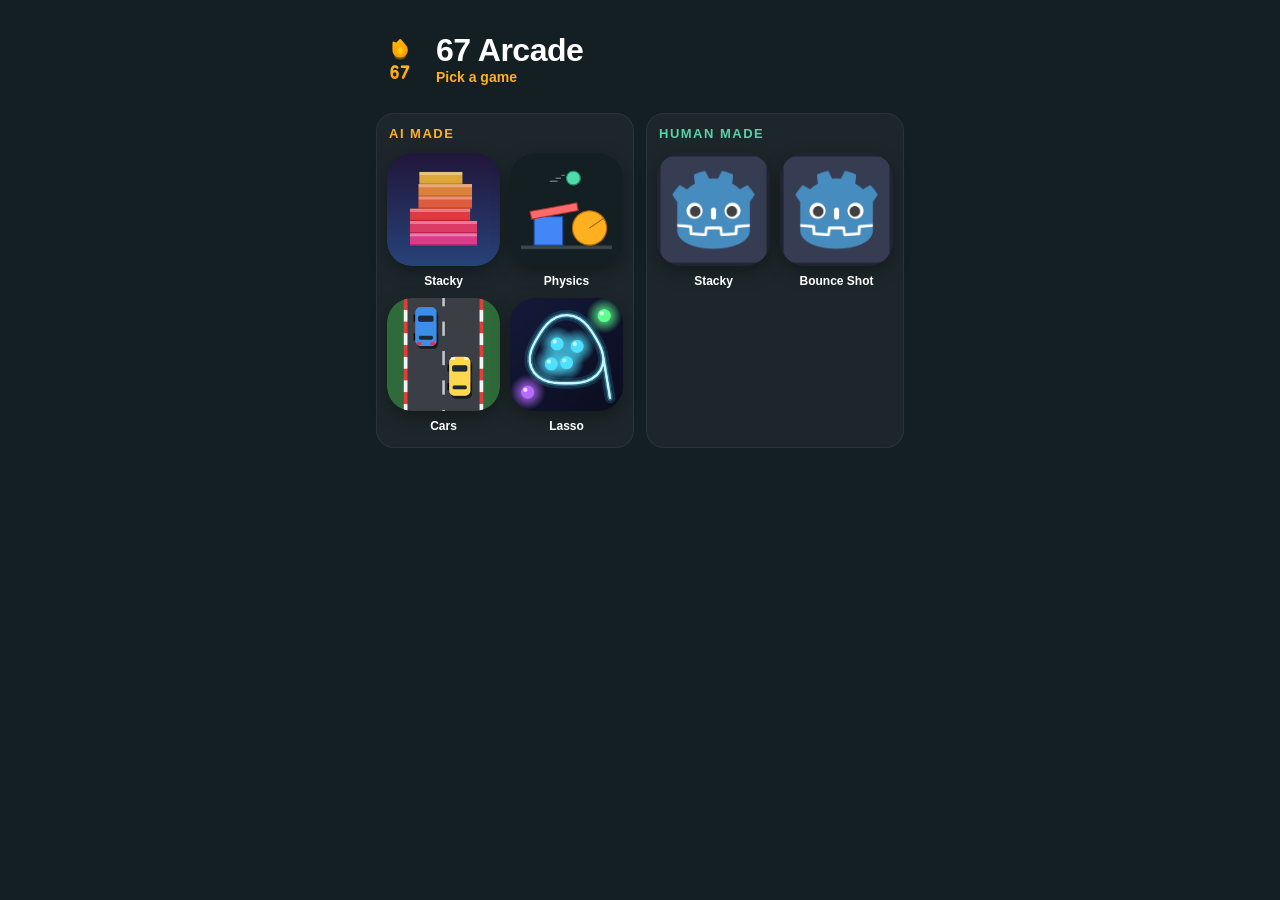
<file: index.html>
<!doctype html>
<html lang="en">
<head>
  <meta charset="utf-8">
  <meta name="viewport" content="width=device-width, initial-scale=1, maximum-scale=1, user-scalable=no, viewport-fit=cover">
  <title>67 Arcade</title>
  <meta name="description" content="A little collection of games.">
  <meta name="theme-color" content="#141f23">
  <meta name="apple-mobile-web-app-capable" content="yes">
  <meta name="mobile-web-app-capable" content="yes">
  <meta name="apple-mobile-web-app-status-bar-style" content="black-translucent">
  <meta name="apple-mobile-web-app-title" content="67 Arcade">
  <link rel="manifest" href="manifest.json">
  <link rel="icon" type="image/png" sizes="192x192" href="icons/icon-192.png">
  <link rel="apple-touch-icon" href="icons/apple-touch-icon.png">
  <style>
    * { box-sizing: border-box; margin: 0; padding: 0; }

    html, body {
      min-height: 100%;
      background: #141f23;
      color: #fff;
      font-family: -apple-system, BlinkMacSystemFont, "Segoe UI", Roboto, sans-serif;
      -webkit-user-select: none;
      user-select: none;
      -webkit-tap-highlight-color: transparent;
    }

    main {
      max-width: 560px;
      margin: 0 auto;
      padding: calc(env(safe-area-inset-top) + 32px) 16px calc(env(safe-area-inset-bottom) + 32px);
    }

    header {
      display: flex;
      align-items: center;
      gap: 12px;
      margin-bottom: 28px;
    }

    header img { width: 48px; height: 48px; border-radius: 12px; }
    h1 { font-size: 32px; font-weight: 900; letter-spacing: -0.5px; }
    .sub { font-size: 14px; color: #ffb020; font-weight: 700; }

    .sections {
      display: grid;
      grid-template-columns: 1fr 1fr;
      gap: 12px;
    }

    section {
      padding: 12px 10px 14px;
      border-radius: 18px;
      background: rgba(255, 255, 255, 0.04);
      border: 1px solid rgba(255, 255, 255, 0.06);
    }

    h2 {
      font-size: 13px;
      font-weight: 800;
      letter-spacing: 1.5px;
      text-transform: uppercase;
      margin: 0 2px 12px;
      color: rgba(255, 255, 255, 0.75);
    }

    .ai h2 { color: #ffb020; }
    .human h2 { color: #5ad1a6; }

    .grid {
      display: grid;
      grid-template-columns: repeat(2, 1fr);
      gap: 10px;
    }

    .game {
      display: flex;
      flex-direction: column;
      align-items: center;
      gap: 8px;
      color: #fff;
      text-decoration: none;
      font-weight: 700;
      font-size: 12px;
      text-align: center;
      min-width: 0;
    }

    .game img {
      width: 100%;
      aspect-ratio: 1;
      border-radius: 22%;
      box-shadow: 0 6px 18px rgba(0, 0, 0, 0.35);
      transition: transform 0.12s;
    }

    .game:active img { transform: scale(0.94); }

    .empty .slot {
      width: 100%;
      aspect-ratio: 1;
      border-radius: 22%;
      border: 2px dashed rgba(90, 209, 166, 0.4);
      display: flex;
      align-items: center;
      justify-content: center;
      color: rgba(90, 209, 166, 0.7);
      font-size: 24px;
    }

    .empty span { color: rgba(255, 255, 255, 0.45); font-weight: 600; }
  </style>
</head>
<body>
  <main>
    <header>
      <img src="icons/icon-192.png" alt="">
      <div>
        <h1>67 Arcade</h1>
        <p class="sub">Pick a game</p>
      </div>
    </header>

    <!-- Add new games to a section's grid; they fill in two per row. -->
    <div class="sections">
      <section class="ai">
        <h2>AI Made</h2>
        <nav class="grid">
          <a class="game" href="stacky/">
            <img src="stacky/thumb.png" alt="">
            <span>Stacky</span>
          </a>
          <a class="game" href="physics/">
            <img src="physics/thumb.png" alt="">
            <span>Physics</span>
          </a>
          <a class="game" href="cars/">
            <img src="cars/thumb.png" alt="">
            <span>Cars</span>
          </a>
          <a class="game" href="lasso/">
            <img src="lasso/thumb.png" alt="">
            <span>Lasso</span>
          </a>
        </nav>
      </section>

      <section class="human">
        <h2>Human Made</h2>
        <nav class="grid">
          <a class="game" href="stacky-human/">
            <img src="stacky-human/index.icon.png" alt="">
            <span>Stacky</span>
          </a>
          <a class="game" href="bounce-shot/">
            <img src="bounce-shot/index.icon.png" alt="">
            <span>Bounce Shot</span>
          </a>
        </nav>
      </section>
    </div>
  </main>

  <script>
    if ('serviceWorker' in navigator) {
      const hadController = !!navigator.serviceWorker.controller;
      window.addEventListener('load', () => navigator.serviceWorker.register('sw.js'));
      // When an update takes over, reload once so the new version shows up.
      let reloaded = false;
      navigator.serviceWorker.addEventListener('controllerchange', () => {
        if (reloaded || !hadController) return;
        reloaded = true;
        location.reload();
      });
    }
  </script>
</body>
</html>
</file>
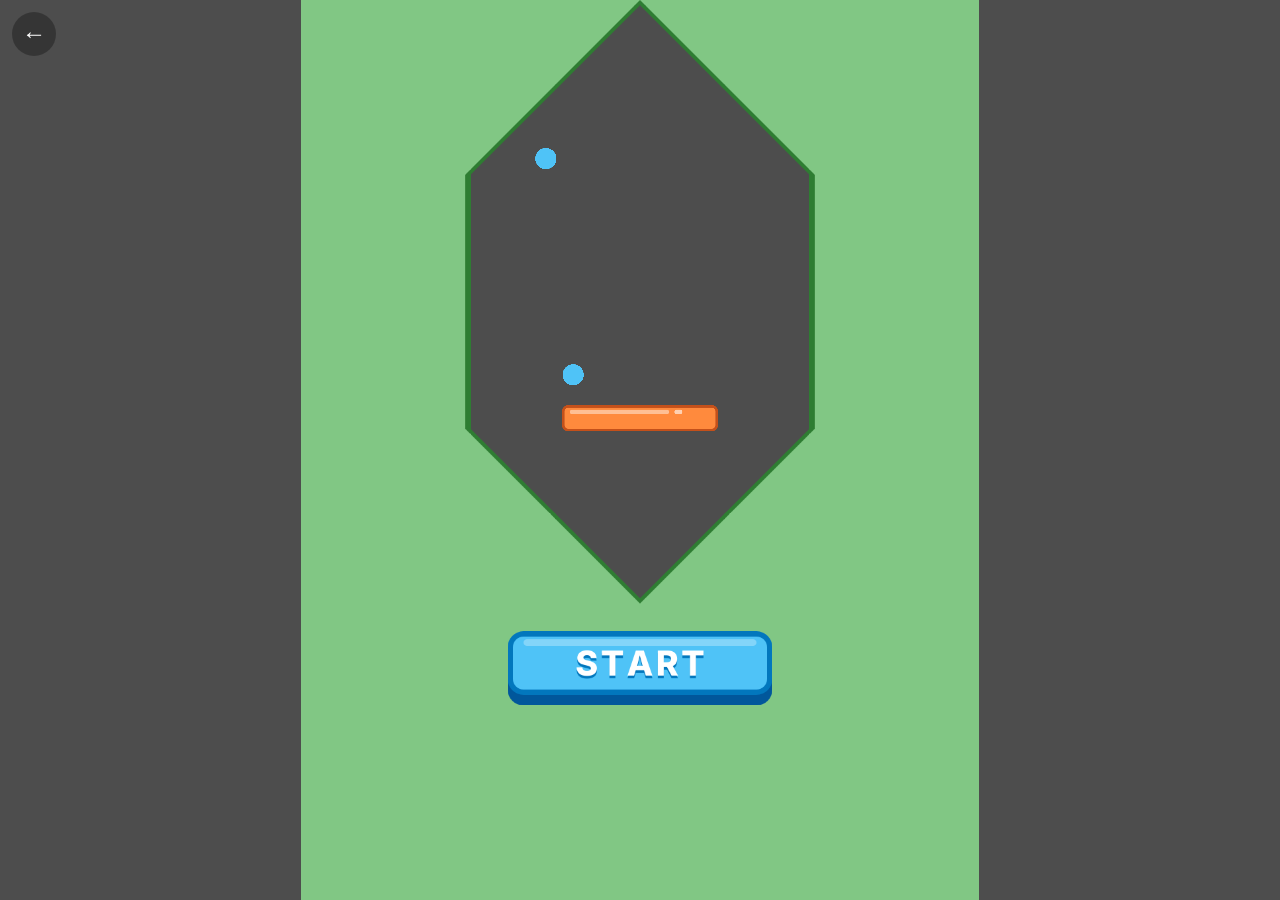
<file: bounce-shot/index.html>
<!DOCTYPE html>
<html lang="en">
	<head>
		<meta charset="utf-8">
		<meta name="viewport" content="width=device-width, user-scalable=no, initial-scale=1.0">
		<title>Bounce Shot</title>
		<style>
html, body, #canvas {
	margin: 0;
	padding: 0;
	border: 0;
}

body {
	color: white;
	background-color: black;
	overflow: hidden;
	touch-action: none;
}

#canvas {
	display: block;
}

#canvas:focus {
	outline: none;
}

#status, #status-splash, #status-progress {
	position: absolute;
	left: 0;
	right: 0;
}

#status, #status-splash {
	top: 0;
	bottom: 0;
}

#status {
	background-color: #242424;
	display: flex;
	flex-direction: column;
	justify-content: center;
	align-items: center;
	visibility: hidden;
}

#status-splash {
	max-height: 100%;
	max-width: 100%;
	margin: auto;
}

#status-splash.show-image--false {
	display: none;
}

#status-splash.fullsize--true {
	height: 100%;
	width: 100%;
	object-fit: contain;
}

#status-splash.use-filter--false {
	image-rendering: pixelated;
}

#status-progress, #status-notice {
	display: none;
}

#status-progress {
	bottom: 10%;
	width: 50%;
	margin: 0 auto;
}

#status-notice {
	background-color: #5b3943;
	border-radius: 0.5rem;
	border: 1px solid #9b3943;
	color: #e0e0e0;
	font-family: 'Noto Sans', 'Droid Sans', Arial, sans-serif;
	line-height: 1.3;
	margin: 0 2rem;
	overflow: hidden;
	padding: 1rem;
	text-align: center;
	z-index: 1;
}
		</style>
		<link id="-gd-engine-icon" rel="icon" type="image/png" href="index.icon.png" />
<link rel="apple-touch-icon" href="index.apple-touch-icon.png"/>
<meta name="apple-mobile-web-app-capable" content="yes">
<meta name="mobile-web-app-capable" content="yes">
<meta name="apple-mobile-web-app-status-bar-style" content="black-translucent">
<meta name="apple-mobile-web-app-title" content="67 Arcade">
<link rel="manifest" href="../manifest.json">
<style>
#home { position: fixed; top: calc(env(safe-area-inset-top) + 12px); left: 12px; z-index: 10; width: 44px; height: 44px; display: flex; align-items: center; justify-content: center; border-radius: 50%; background: rgba(0, 0, 0, 0.3); color: #fff; font-size: 24px; text-decoration: none; font-family: sans-serif; }
</style>
<script>
window.addEventListener('DOMContentLoaded', () => {
  const home = document.createElement('a');
  home.id = 'home';
  home.href = '../';
  home.setAttribute('aria-label', 'Back to games');
  home.textContent = '\u2190';
  document.body.append(home);
});
if ('serviceWorker' in navigator) {
  window.addEventListener('load', () => navigator.serviceWorker.register('../sw.js', { scope: '../' }));
}
</script>
	</head>
	<body>
		<canvas id="canvas">
			Your browser does not support the canvas tag.
		</canvas>

		<noscript>
			Your browser does not support JavaScript.
		</noscript>

		<div id="status">
			<img id="status-splash" class="show-image--true fullsize--true use-filter--true" src="index.png" alt="">
			<progress id="status-progress"></progress>
			<div id="status-notice"></div>
		</div>

		<script src="index.js"></script>
		<script>
const GODOT_CONFIG = {"args":[],"canvasResizePolicy":2,"emscriptenPoolSize":8,"ensureCrossOriginIsolationHeaders":true,"executable":"index","experimentalVK":false,"fileSizes":{"index.pck":360368,"index.wasm":37902138},"focusCanvas":true,"gdextensionLibs":[],"godotPoolSize":4};
const GODOT_THREADS_ENABLED = false;
const engine = new Engine(GODOT_CONFIG);

(function () {
	const statusOverlay = document.getElementById('status');
	const statusProgress = document.getElementById('status-progress');
	const statusNotice = document.getElementById('status-notice');

	let initializing = true;
	let statusMode = '';

	function setStatusMode(mode) {
		if (statusMode === mode || !initializing) {
			return;
		}
		if (mode === 'hidden') {
			statusOverlay.remove();
			initializing = false;
			return;
		}
		statusOverlay.style.visibility = 'visible';
		statusProgress.style.display = mode === 'progress' ? 'block' : 'none';
		statusNotice.style.display = mode === 'notice' ? 'block' : 'none';
		statusMode = mode;
	}

	function setStatusNotice(text) {
		while (statusNotice.lastChild) {
			statusNotice.removeChild(statusNotice.lastChild);
		}
		const lines = text.split('\n');
		lines.forEach((line) => {
			statusNotice.appendChild(document.createTextNode(line));
			statusNotice.appendChild(document.createElement('br'));
		});
	}

	function displayFailureNotice(err) {
		console.error(err);
		if (err instanceof Error) {
			setStatusNotice(err.message);
		} else if (typeof err === 'string') {
			setStatusNotice(err);
		} else {
			setStatusNotice('An unknown error occurred.');
		}
		setStatusMode('notice');
		initializing = false;
	}

	const missing = Engine.getMissingFeatures({
		threads: GODOT_THREADS_ENABLED,
	});

	if (missing.length !== 0) {
		if (GODOT_CONFIG['serviceWorker'] && GODOT_CONFIG['ensureCrossOriginIsolationHeaders'] && 'serviceWorker' in navigator) {
			let serviceWorkerRegistrationPromise;
			try {
				serviceWorkerRegistrationPromise = navigator.serviceWorker.getRegistration();
			} catch (err) {
				serviceWorkerRegistrationPromise = Promise.reject(new Error('Service worker registration failed.'));
			}
			// There's a chance that installing the service worker would fix the issue
			Promise.race([
				serviceWorkerRegistrationPromise.then((registration) => {
					if (registration != null) {
						return Promise.reject(new Error('Service worker already exists.'));
					}
					return registration;
				}).then(() => engine.installServiceWorker()),
				// For some reason, `getRegistration()` can stall
				new Promise((resolve) => {
					setTimeout(() => resolve(), 2000);
				}),
			]).then(() => {
				// Reload if there was no error.
				window.location.reload();
			}).catch((err) => {
				console.error('Error while registering service worker:', err);
			});
		} else {
			// Display the message as usual
			const missingMsg = 'Error\nThe following features required to run Godot projects on the Web are missing:\n';
			displayFailureNotice(missingMsg + missing.join('\n'));
		}
	} else {
		setStatusMode('progress');
		engine.startGame({
			'onProgress': function (current, total) {
				if (current > 0 && total > 0) {
					statusProgress.value = current;
					statusProgress.max = total;
				} else {
					statusProgress.removeAttribute('value');
					statusProgress.removeAttribute('max');
				}
			},
		}).then(() => {
			setStatusMode('hidden');
		}, displayFailureNotice);
	}
}());
		</script>
	</body>
</html>
</file>
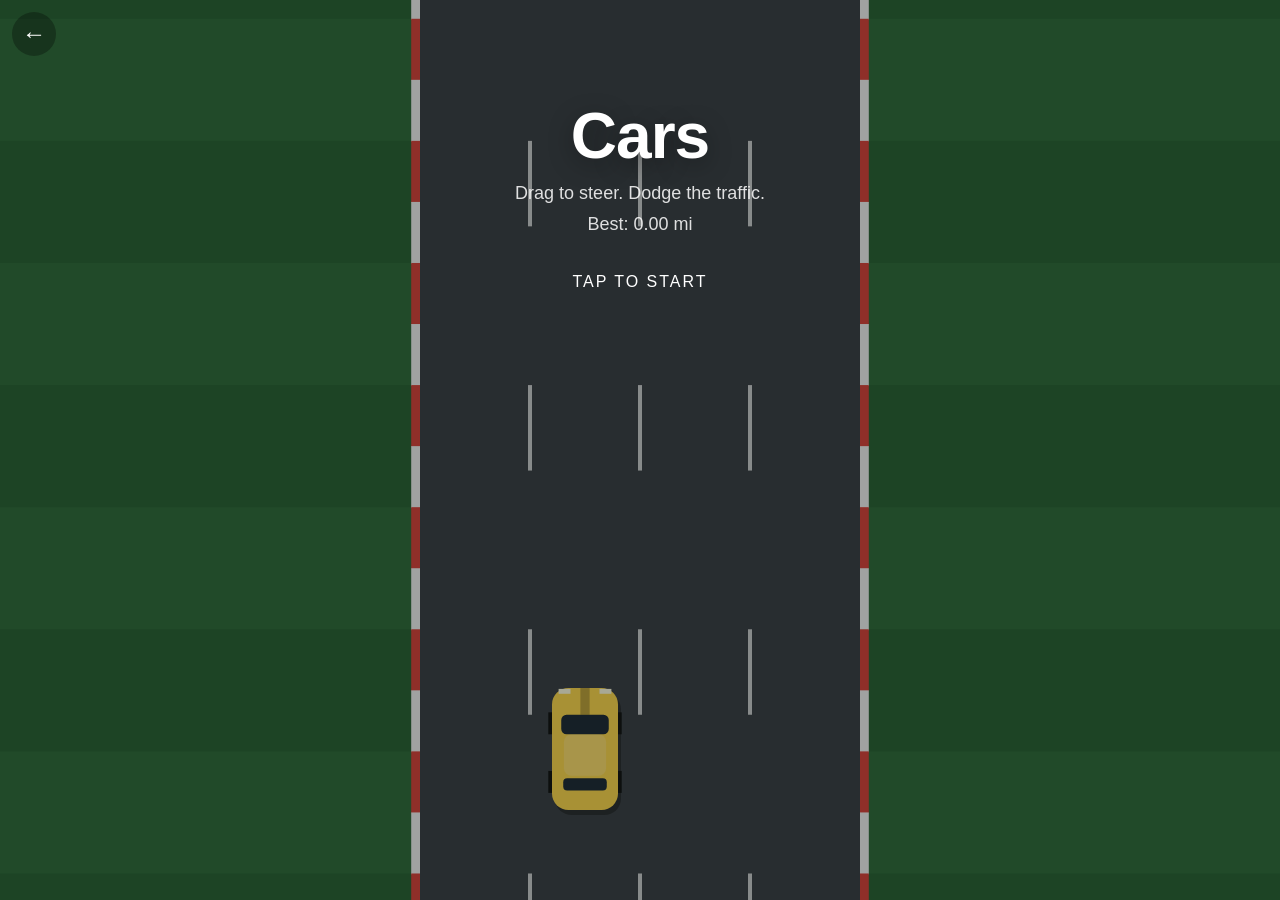
<file: cars/index.html>
<!doctype html>
<html lang="en">
<head>
  <meta charset="utf-8">
  <meta name="viewport" content="width=device-width, initial-scale=1, maximum-scale=1, user-scalable=no, viewport-fit=cover">
  <title>Cars</title>
  <meta name="description" content="Dodge traffic and see how far you can drive.">
  <meta name="theme-color" content="#2f6b3a">
  <meta name="apple-mobile-web-app-capable" content="yes">
  <meta name="mobile-web-app-capable" content="yes">
  <meta name="apple-mobile-web-app-status-bar-style" content="black-translucent">
  <meta name="apple-mobile-web-app-title" content="67 Arcade">
  <link rel="manifest" href="../manifest.json">
  <link rel="icon" type="image/png" sizes="192x192" href="../icons/icon-192.png">
  <link rel="apple-touch-icon" href="../icons/apple-touch-icon.png">
  <link rel="stylesheet" href="style.css">
</head>
<body>
  <canvas id="game"></canvas>

  <a id="home" href="../" aria-label="Back to games">&#8592;</a>

  <div id="hud" class="hidden">
    <div id="miles">0.00<small> mi</small></div>
    <div id="speed">60 mph</div>
  </div>

  <div id="menu" class="overlay">
    <h1>Cars</h1>
    <p class="tag">Drag to steer. Dodge the traffic.</p>
    <p class="best">Best: <span id="menu-best">0.00</span> mi</p>
    <p class="hint pulse">Tap to start</p>
  </div>

  <div id="over" class="overlay hidden">
    <div class="card">
      <p class="label">You drove</p>
      <p class="big"><span id="final">0.00</span><small> mi</small></p>
      <p id="new-best" class="hidden">New best!</p>
      <p class="best">Best: <span id="over-best">0.00</span> mi</p>
      <p id="top-speed" class="best"></p>
      <p id="rank" class="rank"></p>
      <p class="hint pulse">Tap to retry</p>
    </div>
  </div>

  <script src="game.js"></script>
  <script>
    if ('serviceWorker' in navigator) {
      const hadController = !!navigator.serviceWorker.controller;
      window.addEventListener('load', () => navigator.serviceWorker.register('../sw.js', { scope: '../' }));
      // When an update takes over, reload once so the new version shows up.
      let reloaded = false;
      navigator.serviceWorker.addEventListener('controllerchange', () => {
        if (reloaded || !hadController) return;
        reloaded = true;
        location.reload();
      });
    }
  </script>
</body>
</html>
</file>
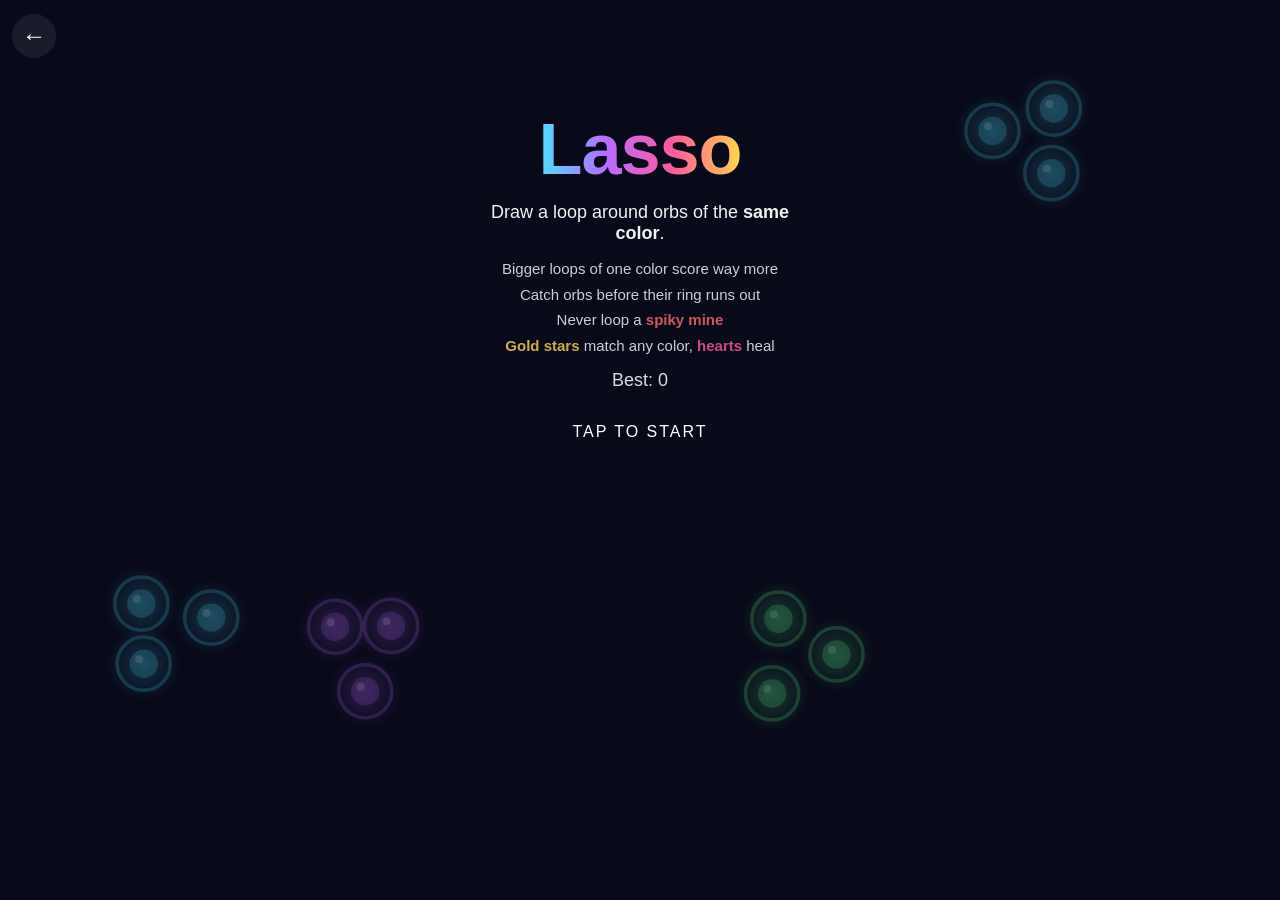
<file: lasso/index.html>
<!doctype html>
<html lang="en">
<head>
  <meta charset="utf-8">
  <meta name="viewport" content="width=device-width, initial-scale=1, maximum-scale=1, user-scalable=no, viewport-fit=cover">
  <title>Lasso</title>
  <meta name="description" content="Draw loops around glowing orbs of the same color.">
  <meta name="theme-color" content="#0b0d1f">
  <meta name="apple-mobile-web-app-capable" content="yes">
  <meta name="mobile-web-app-capable" content="yes">
  <meta name="apple-mobile-web-app-status-bar-style" content="black-translucent">
  <meta name="apple-mobile-web-app-title" content="67 Arcade">
  <link rel="manifest" href="../manifest.json">
  <link rel="icon" type="image/png" sizes="192x192" href="../icons/icon-192.png">
  <link rel="apple-touch-icon" href="../icons/apple-touch-icon.png">
  <link rel="stylesheet" href="style.css">
</head>
<body>
  <canvas id="game"></canvas>

  <a id="home" href="../" aria-label="Back to games">&#8592;</a>

  <button id="pause" class="hidden" aria-label="Pause">&#10074;&#10074;</button>

  <div id="paused" class="overlay hidden">
    <div class="card">
      <p class="label">Paused</p>
      <p class="best">Score: <span id="paused-score">0</span></p>
      <p class="hint pulse">Tap to resume</p>
    </div>
  </div>

  <div id="hud" class="hidden">
    <div id="score">0</div>
    <div id="hearts"></div>
  </div>

  <div id="menu" class="overlay">
    <h1>Lasso</h1>
    <p class="tag">Draw a loop around orbs of the <b>same color</b>.</p>
    <ul class="rules">
      <li>Bigger loops of one color score way more</li>
      <li>Catch orbs before their ring runs out</li>
      <li>Never loop a <span class="spike">spiky mine</span></li>
      <li><span class="gold">Gold stars</span> match any color, <span class="pink">hearts</span> heal</li>
    </ul>
    <p class="best">Best: <span id="menu-best">0</span></p>
    <p class="hint pulse">Tap to start</p>
  </div>

  <div id="over" class="overlay hidden">
    <div class="card">
      <p class="label">Score</p>
      <p id="final" class="big">0</p>
      <p id="new-best" class="hidden">New best!</p>
      <p class="best">Best: <span id="over-best">0</span></p>
      <p id="stats" class="stats"></p>
      <p class="hint pulse">Tap to retry</p>
    </div>
  </div>

  <script src="game.js"></script>
  <script>
    if ('serviceWorker' in navigator) {
      const hadController = !!navigator.serviceWorker.controller;
      window.addEventListener('load', () => navigator.serviceWorker.register('../sw.js', { scope: '../' }));
      // When an update takes over, reload once so the new version shows up.
      let reloaded = false;
      navigator.serviceWorker.addEventListener('controllerchange', () => {
        if (reloaded || !hadController) return;
        reloaded = true;
        location.reload();
      });
    }
  </script>
</body>
</html>
</file>
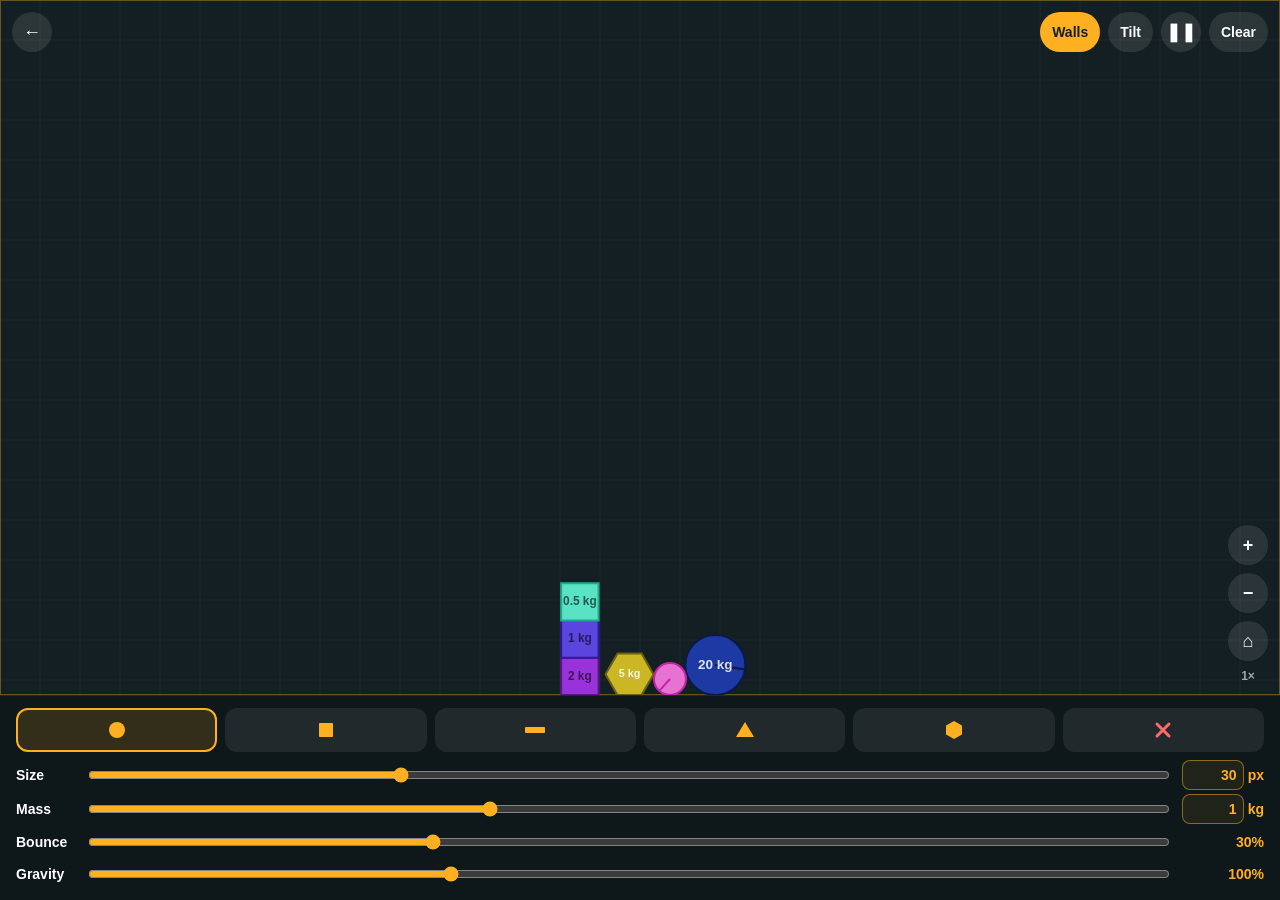
<file: physics/index.html>
<!doctype html>
<html lang="en">
<head>
  <meta charset="utf-8">
  <meta name="viewport" content="width=device-width, initial-scale=1, maximum-scale=1, user-scalable=no, viewport-fit=cover">
  <title>Physics</title>
  <meta name="description" content="A physics sandbox with adjustable mass and size.">
  <meta name="theme-color" content="#141f23">
  <meta name="apple-mobile-web-app-capable" content="yes">
  <meta name="mobile-web-app-capable" content="yes">
  <meta name="apple-mobile-web-app-status-bar-style" content="black-translucent">
  <meta name="apple-mobile-web-app-title" content="67 Arcade">
  <link rel="manifest" href="../manifest.json">
  <link rel="icon" type="image/png" sizes="192x192" href="../icons/icon-192.png">
  <link rel="apple-touch-icon" href="../icons/apple-touch-icon.png">
  <link rel="stylesheet" href="style.css">
</head>
<body>
  <canvas id="world"></canvas>

  <div id="top">
    <a class="btn round" href="../" aria-label="Back to games">&#8592;</a>
    <div class="spacer"></div>
    <button id="walls" class="btn on">Walls</button>
    <button id="tilt" class="btn">Tilt</button>
    <button id="pause" class="btn round" aria-label="Pause">&#10074;&#10074;</button>
    <button id="clear" class="btn">Clear</button>
  </div>

  <div id="zoom">
    <button id="zoom-in" class="btn round" aria-label="Zoom in">+</button>
    <button id="zoom-out" class="btn round" aria-label="Zoom out">&#8722;</button>
    <button id="zoom-reset" class="btn round" aria-label="Reset view">&#8962;</button>
    <span id="zoom-level">1×</span>
  </div>

  <div id="panel">
    <div id="tools">
      <button class="tool active" data-tool="ball" aria-label="Ball">
        <svg viewBox="0 0 24 24"><circle cx="12" cy="12" r="8"/></svg>
      </button>
      <button class="tool" data-tool="box" aria-label="Box">
        <svg viewBox="0 0 24 24"><rect x="5" y="5" width="14" height="14" rx="1"/></svg>
      </button>
      <button class="tool" data-tool="plank" aria-label="Plank">
        <svg viewBox="0 0 24 24"><rect x="2" y="9" width="20" height="6" rx="1"/></svg>
      </button>
      <button class="tool" data-tool="triangle" aria-label="Triangle">
        <svg viewBox="0 0 24 24"><polygon points="12,4 21,19 3,19"/></svg>
      </button>
      <button class="tool" data-tool="hexagon" aria-label="Hexagon">
        <svg viewBox="0 0 24 24"><polygon points="12,3 20,7.5 20,16.5 12,21 4,16.5 4,7.5"/></svg>
      </button>
      <button class="tool erase" data-tool="erase" aria-label="Erase">
        <svg viewBox="0 0 24 24"><path d="M6 6l12 12M18 6L6 18"/></svg>
      </button>
    </div>

    <div class="slider">
      <span>Size</span>
      <input id="size" type="range" min="10" max="80" value="30" aria-label="Size">
      <span class="num"><input id="size-num" type="number" inputmode="decimal" min="1" step="any" value="30" aria-label="Size">px</span>
    </div>
    <div class="slider">
      <span>Mass<em id="mass-hint" class="hidden">pulls!</em></span>
      <input id="mass" type="range" min="0" max="100" value="37" aria-label="Mass">
      <span class="num"><input id="mass-num" type="number" inputmode="decimal" min="0" step="any" value="1" aria-label="Mass in kg">kg</span>
    </div>
    <label class="slider">
      <span>Bounce</span>
      <input id="bounce" type="range" min="0" max="95" value="30">
      <output id="bounce-out">30%</output>
    </label>
    <label class="slider">
      <span>Gravity</span>
      <input id="gravity-strength" type="range" min="0" max="300" step="5" value="100">
      <output id="gravity-strength-out">100%</output>
    </label>
  </div>

  <script src="engine.js"></script>
  <script src="app.js"></script>
  <script>
    if ('serviceWorker' in navigator) {
      const hadController = !!navigator.serviceWorker.controller;
      window.addEventListener('load', () => navigator.serviceWorker.register('../sw.js', { scope: '../' }));
      // When an update takes over, reload once so the new version shows up.
      let reloaded = false;
      navigator.serviceWorker.addEventListener('controllerchange', () => {
        if (reloaded || !hadController) return;
        reloaded = true;
        location.reload();
      });
    }
  </script>
</body>
</html>
</file>
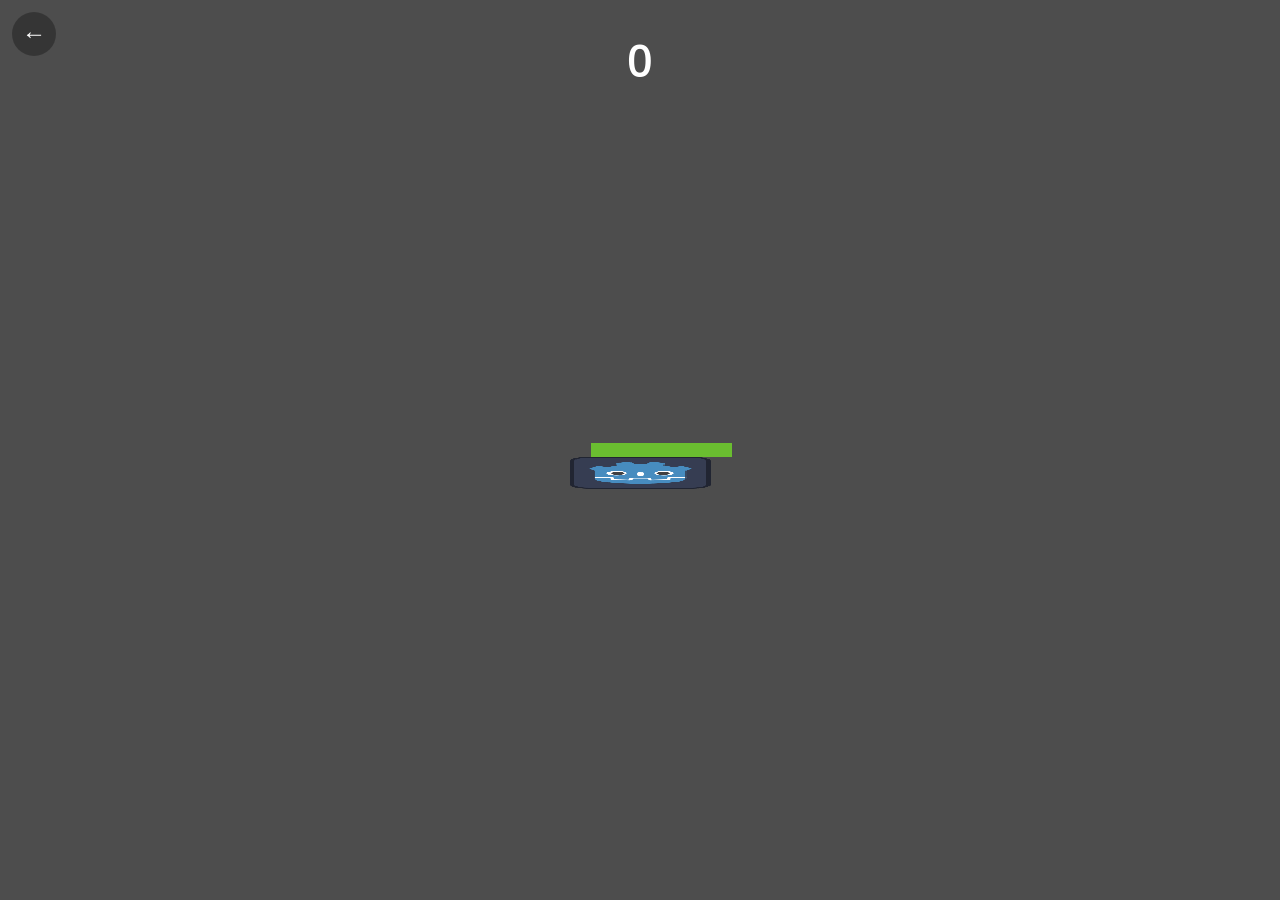
<file: stacky-human/index.html>
<!DOCTYPE html>
<html lang="en">
	<head>
		<meta charset="utf-8">
		<meta name="viewport" content="width=device-width, user-scalable=no, initial-scale=1.0">
		<title>stacky</title>
		<style>
html, body, #canvas {
	margin: 0;
	padding: 0;
	border: 0;
}

body {
	color: white;
	background-color: black;
	overflow: hidden;
	touch-action: none;
}

#canvas {
	display: block;
}

#canvas:focus {
	outline: none;
}

#status, #status-splash, #status-progress {
	position: absolute;
	left: 0;
	right: 0;
}

#status, #status-splash {
	top: 0;
	bottom: 0;
}

#status {
	background-color: #242424;
	display: flex;
	flex-direction: column;
	justify-content: center;
	align-items: center;
	visibility: hidden;
}

#status-splash {
	max-height: 100%;
	max-width: 100%;
	margin: auto;
}

#status-splash.show-image--false {
	display: none;
}

#status-splash.fullsize--true {
	height: 100%;
	width: 100%;
	object-fit: contain;
}

#status-splash.use-filter--false {
	image-rendering: pixelated;
}

#status-progress, #status-notice {
	display: none;
}

#status-progress {
	bottom: 10%;
	width: 50%;
	margin: 0 auto;
}

#status-notice {
	background-color: #5b3943;
	border-radius: 0.5rem;
	border: 1px solid #9b3943;
	color: #e0e0e0;
	font-family: 'Noto Sans', 'Droid Sans', Arial, sans-serif;
	line-height: 1.3;
	margin: 0 2rem;
	overflow: hidden;
	padding: 1rem;
	text-align: center;
	z-index: 1;
}
		</style>
		<link id="-gd-engine-icon" rel="icon" type="image/png" href="index.icon.png" />
<link rel="apple-touch-icon" href="index.apple-touch-icon.png"/>
<meta name="apple-mobile-web-app-capable" content="yes">
<meta name="mobile-web-app-capable" content="yes">
<meta name="apple-mobile-web-app-status-bar-style" content="black-translucent">
<meta name="apple-mobile-web-app-title" content="67 Arcade">
<link rel="manifest" href="../manifest.json">
<style>
#home { position: fixed; top: calc(env(safe-area-inset-top) + 12px); left: 12px; z-index: 10; width: 44px; height: 44px; display: flex; align-items: center; justify-content: center; border-radius: 50%; background: rgba(0, 0, 0, 0.3); color: #fff; font-size: 24px; text-decoration: none; font-family: sans-serif; }
</style>
<script>
window.addEventListener('DOMContentLoaded', () => {
  const home = document.createElement('a');
  home.id = 'home';
  home.href = '../';
  home.setAttribute('aria-label', 'Back to games');
  home.textContent = '\u2190';
  document.body.append(home);
});
if ('serviceWorker' in navigator) {
  window.addEventListener('load', () => navigator.serviceWorker.register('../sw.js', { scope: '../' }));
}
</script>
	</head>
	<body>
		<canvas id="canvas">
			Your browser does not support the canvas tag.
		</canvas>

		<noscript>
			Your browser does not support JavaScript.
		</noscript>

		<div id="status">
			<img id="status-splash" class="show-image--true fullsize--true use-filter--true" src="index.png" alt="">
			<progress id="status-progress"></progress>
			<div id="status-notice"></div>
		</div>

		<script src="index.js"></script>
		<script>
const GODOT_CONFIG = {"args":[],"canvasResizePolicy":2,"emscriptenPoolSize":8,"ensureCrossOriginIsolationHeaders":true,"executable":"index","experimentalVK":false,"fileSizes":{"index.pck":24752,"index.wasm":39514754},"focusCanvas":true,"gdextensionLibs":[],"godotPoolSize":4};
const GODOT_THREADS_ENABLED = false;
const engine = new Engine(GODOT_CONFIG);

(function () {
	const statusOverlay = document.getElementById('status');
	const statusProgress = document.getElementById('status-progress');
	const statusNotice = document.getElementById('status-notice');

	let initializing = true;
	let statusMode = '';

	function setStatusMode(mode) {
		if (statusMode === mode || !initializing) {
			return;
		}
		if (mode === 'hidden') {
			statusOverlay.remove();
			initializing = false;
			return;
		}
		statusOverlay.style.visibility = 'visible';
		statusProgress.style.display = mode === 'progress' ? 'block' : 'none';
		statusNotice.style.display = mode === 'notice' ? 'block' : 'none';
		statusMode = mode;
	}

	function setStatusNotice(text) {
		while (statusNotice.lastChild) {
			statusNotice.removeChild(statusNotice.lastChild);
		}
		const lines = text.split('\n');
		lines.forEach((line) => {
			statusNotice.appendChild(document.createTextNode(line));
			statusNotice.appendChild(document.createElement('br'));
		});
	}

	function displayFailureNotice(err) {
		console.error(err);
		if (err instanceof Error) {
			setStatusNotice(err.message);
		} else if (typeof err === 'string') {
			setStatusNotice(err);
		} else {
			setStatusNotice('An unknown error occurred.');
		}
		setStatusMode('notice');
		initializing = false;
	}

	const missing = Engine.getMissingFeatures({
		threads: GODOT_THREADS_ENABLED,
	});

	if (missing.length !== 0) {
		if (GODOT_CONFIG['serviceWorker'] && GODOT_CONFIG['ensureCrossOriginIsolationHeaders'] && 'serviceWorker' in navigator) {
			let serviceWorkerRegistrationPromise;
			try {
				serviceWorkerRegistrationPromise = navigator.serviceWorker.getRegistration();
			} catch (err) {
				serviceWorkerRegistrationPromise = Promise.reject(new Error('Service worker registration failed.'));
			}
			// There's a chance that installing the service worker would fix the issue
			Promise.race([
				serviceWorkerRegistrationPromise.then((registration) => {
					if (registration != null) {
						return Promise.reject(new Error('Service worker already exists.'));
					}
					return registration;
				}).then(() => engine.installServiceWorker()),
				// For some reason, `getRegistration()` can stall
				new Promise((resolve) => {
					setTimeout(() => resolve(), 2000);
				}),
			]).then(() => {
				// Reload if there was no error.
				window.location.reload();
			}).catch((err) => {
				console.error('Error while registering service worker:', err);
			});
		} else {
			// Display the message as usual
			const missingMsg = 'Error\nThe following features required to run Godot projects on the Web are missing:\n';
			displayFailureNotice(missingMsg + missing.join('\n'));
		}
	} else {
		setStatusMode('progress');
		engine.startGame({
			'onProgress': function (current, total) {
				if (current > 0 && total > 0) {
					statusProgress.value = current;
					statusProgress.max = total;
				} else {
					statusProgress.removeAttribute('value');
					statusProgress.removeAttribute('max');
				}
			},
		}).then(() => {
			setStatusMode('hidden');
		}, displayFailureNotice);
	}
}());
		</script>
	</body>
</html>
</file>
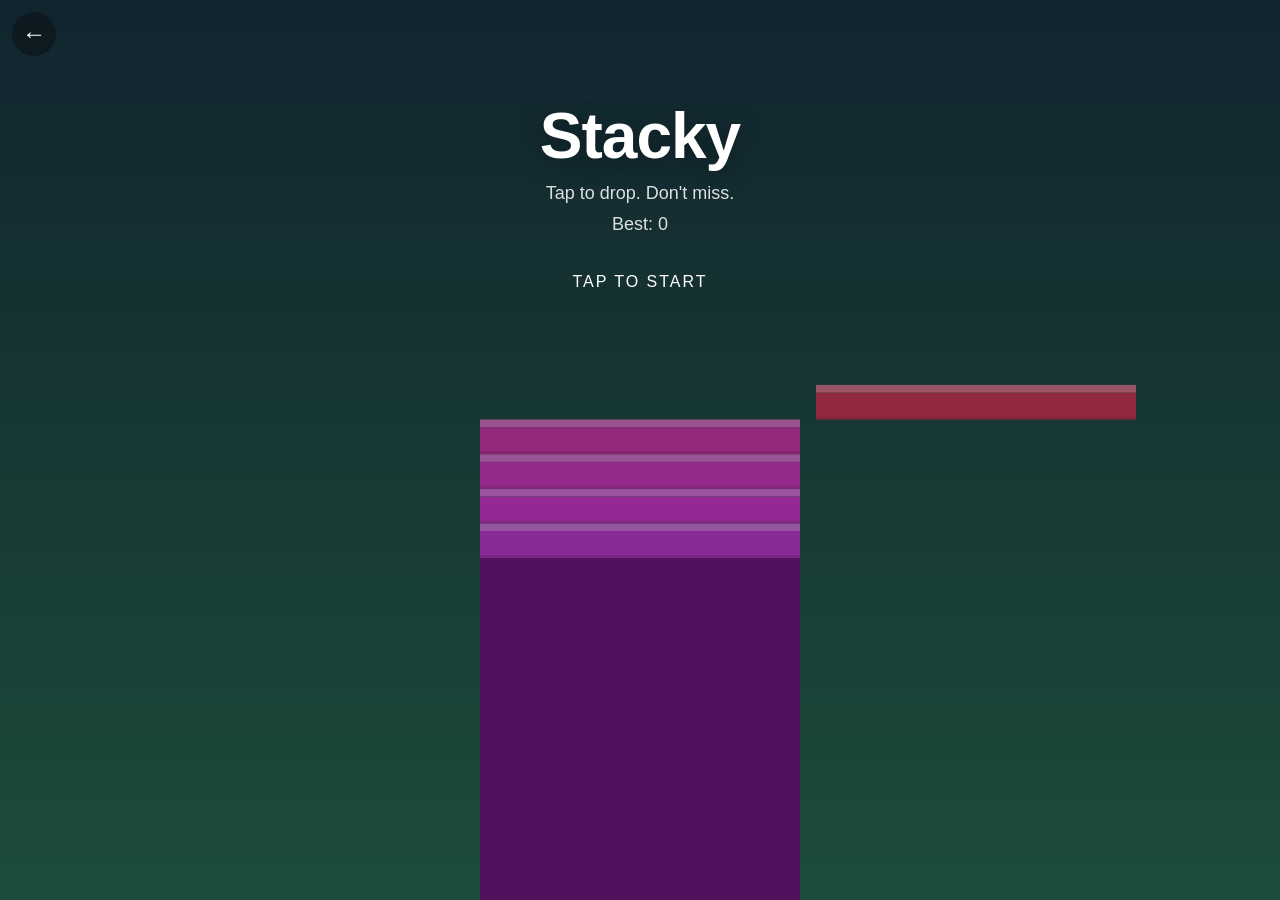
<file: stacky/index.html>
<!doctype html>
<html lang="en">
<head>
  <meta charset="utf-8">
  <meta name="viewport" content="width=device-width, initial-scale=1, maximum-scale=1, user-scalable=no, viewport-fit=cover">
  <title>Stacky</title>
  <meta name="description" content="A one-tap tower stacking game.">
  <meta name="theme-color" content="#1b1430">
  <meta name="apple-mobile-web-app-capable" content="yes">
  <meta name="mobile-web-app-capable" content="yes">
  <meta name="apple-mobile-web-app-status-bar-style" content="black-translucent">
  <meta name="apple-mobile-web-app-title" content="67 Arcade">
  <link rel="manifest" href="../manifest.json">
  <link rel="icon" type="image/png" sizes="192x192" href="../icons/icon-192.png">
  <link rel="apple-touch-icon" href="../icons/apple-touch-icon.png">
  <link rel="stylesheet" href="style.css">
</head>
<body>
  <canvas id="game"></canvas>

  <a id="home" href="../" aria-label="Back to games">&#8592;</a>

  <div id="hud" class="hidden">
    <div id="score">0</div>
    <div id="combo"></div>
  </div>

  <div id="menu" class="overlay">
    <h1>Stacky</h1>
    <p class="tag">Tap to drop. Don't miss.</p>
    <p class="best">Best: <span id="menu-best">0</span></p>
    <p class="hint pulse">Tap to start</p>
  </div>

  <div id="over" class="overlay hidden">
    <div class="card">
      <p class="label">Score</p>
      <p id="final" class="big">0</p>
      <p id="new-best" class="hidden">New best!</p>
      <p class="best">Best: <span id="over-best">0</span></p>
      <p id="rank" class="rank"></p>
      <p class="hint pulse">Tap to retry</p>
    </div>
  </div>

  <script src="game.js"></script>
  <script>
    if ('serviceWorker' in navigator) {
      const hadController = !!navigator.serviceWorker.controller;
      window.addEventListener('load', () => navigator.serviceWorker.register('../sw.js', { scope: '../' }));
      // When an update takes over, reload once so the new version shows up.
      let reloaded = false;
      navigator.serviceWorker.addEventListener('controllerchange', () => {
        if (reloaded || !hadController) return;
        reloaded = true;
        location.reload();
      });
    }
  </script>
</body>
</html>
</file>
<file: cars/style.css>
* { box-sizing: border-box; margin: 0; padding: 0; }

html, body {
  height: 100%;
  overflow: hidden;
  background: #2f6b3a;
  color: #fff;
  font-family: -apple-system, BlinkMacSystemFont, "Segoe UI", Roboto, sans-serif;
  -webkit-user-select: none;
  user-select: none;
  -webkit-touch-callout: none;
  -webkit-tap-highlight-color: transparent;
  touch-action: none;
  overscroll-behavior: none;
}

canvas {
  position: fixed;
  inset: 0;
  width: 100%;
  height: 100%;
  display: block;
}

#hud {
  position: fixed;
  top: calc(env(safe-area-inset-top) + 28px);
  left: 0;
  right: 0;
  text-align: center;
  pointer-events: none;
}

#miles {
  font-size: 56px;
  font-weight: 900;
  font-variant-numeric: tabular-nums;
  text-shadow: 0 4px 16px rgba(0, 0, 0, 0.45);
}

#miles small, .big small { font-size: 0.4em; font-weight: 800; opacity: 0.8; }

#speed {
  margin-top: 2px;
  font-size: 18px;
  font-weight: 800;
  letter-spacing: 2px;
  color: #ffd84d;
  font-variant-numeric: tabular-nums;
  text-shadow: 0 2px 8px rgba(0, 0, 0, 0.5);
}

.overlay {
  position: fixed;
  inset: 0;
  display: flex;
  flex-direction: column;
  align-items: center;
  justify-content: flex-start;
  gap: 10px;
  padding: calc(env(safe-area-inset-top) + 11vh) 16px 0;
  text-align: center;
  pointer-events: none;
  background: rgba(8, 14, 10, 0.35);
  transition: opacity 0.25s;
}

#home {
  position: fixed;
  top: calc(env(safe-area-inset-top) + 12px);
  left: 12px;
  z-index: 10;
  width: 44px;
  height: 44px;
  display: flex;
  align-items: center;
  justify-content: center;
  border-radius: 50%;
  background: rgba(0, 0, 0, 0.3);
  color: #fff;
  font-size: 24px;
  text-decoration: none;
}

.hidden { display: none !important; }

.card {
  display: flex;
  flex-direction: column;
  align-items: center;
  gap: 8px;
  width: 100%;
  max-width: 340px;
  padding: 24px 20px;
  border-radius: 20px;
  background: rgba(8, 14, 10, 0.55);
  -webkit-backdrop-filter: blur(8px);
  backdrop-filter: blur(8px);
}

.card .hint { margin-top: 12px; }

h1 {
  font-size: 64px;
  font-weight: 900;
  letter-spacing: -1px;
  text-shadow: 0 6px 24px rgba(0, 0, 0, 0.35);
}

.tag { font-size: 18px; opacity: 0.85; }
.label { font-size: 16px; letter-spacing: 3px; text-transform: uppercase; opacity: 0.75; }
.big { font-size: 80px; font-weight: 900; line-height: 1; }
.best { font-size: 18px; opacity: 0.85; }
.rank { font-size: 16px; opacity: 0.9; max-width: 320px; }
#new-best { font-size: 20px; font-weight: 800; color: #ffd84d; }
.hint { margin-top: 28px; font-size: 16px; letter-spacing: 2px; text-transform: uppercase; }

.pulse { animation: pulse 1.4s ease-in-out infinite; }

@keyframes pulse {
  0%, 100% { opacity: 0.45; }
  50% { opacity: 1; }
}
</file>
<file: lasso/style.css>
* { box-sizing: border-box; margin: 0; padding: 0; }

html, body {
  height: 100%;
  overflow: hidden;
  background: #0b0d1f;
  color: #fff;
  font-family: -apple-system, BlinkMacSystemFont, "Segoe UI", Roboto, sans-serif;
  -webkit-user-select: none;
  user-select: none;
  -webkit-touch-callout: none;
  -webkit-tap-highlight-color: transparent;
  touch-action: none;
  overscroll-behavior: none;
}

canvas {
  position: fixed;
  inset: 0;
  width: 100%;
  height: 100%;
  display: block;
}

#hud {
  position: fixed;
  top: calc(env(safe-area-inset-top) + 14px);
  left: 0;
  right: 0;
  height: 44px;
  pointer-events: none;
}

#score {
  text-align: center;
  font-size: 40px;
  font-weight: 900;
  line-height: 44px;
  text-shadow: 0 0 18px rgba(120, 200, 255, 0.6);
}

#hearts {
  position: absolute;
  top: 0;
  right: 14px;
  line-height: 44px;
  font-size: 20px;
  letter-spacing: 2px;
  color: #ff5c9a;
  text-shadow: 0 0 10px rgba(255, 92, 154, 0.7);
}

#home {
  position: fixed;
  top: calc(env(safe-area-inset-top) + 14px);
  left: 12px;
  z-index: 10;
  width: 44px;
  height: 44px;
  display: flex;
  align-items: center;
  justify-content: center;
  border-radius: 50%;
  background: rgba(255, 255, 255, 0.08);
  color: #fff;
  font-size: 24px;
  text-decoration: none;
}

#pause {
  position: fixed;
  top: calc(env(safe-area-inset-top) + 14px);
  left: 64px;
  z-index: 10;
  width: 44px;
  height: 44px;
  border: 0;
  border-radius: 50%;
  background: rgba(255, 255, 255, 0.08);
  color: #fff;
  font-size: 14px;
  letter-spacing: -2px;
  font-family: inherit;
  cursor: pointer;
  touch-action: manipulation;
}

#paused { z-index: 5; }

.overlay {
  position: fixed;
  inset: 0;
  display: flex;
  flex-direction: column;
  align-items: center;
  justify-content: flex-start;
  gap: 12px;
  padding: calc(env(safe-area-inset-top) + 12vh) 20px 0;
  text-align: center;
  pointer-events: none;
  background: rgba(5, 6, 18, 0.45);
}

.hidden { display: none !important; }

h1 {
  font-size: 72px;
  font-weight: 900;
  letter-spacing: -1px;
  background: linear-gradient(90deg, #4de1ff, #b86bff, #ff5c9a, #ffd84d);
  -webkit-background-clip: text;
  background-clip: text;
  color: transparent;
}

.tag { font-size: 18px; max-width: 320px; opacity: 0.95; }

.rules {
  list-style: none;
  font-size: 15px;
  line-height: 1.7;
  opacity: 0.8;
  max-width: 330px;
}

.spike { color: #ff6b6b; font-weight: 700; }
.gold { color: #ffd84d; font-weight: 700; }
.pink { color: #ff5c9a; font-weight: 700; }

.card {
  display: flex;
  flex-direction: column;
  align-items: center;
  gap: 8px;
  width: 100%;
  max-width: 340px;
  padding: 24px 20px;
  border-radius: 20px;
  background: rgba(10, 12, 32, 0.7);
  -webkit-backdrop-filter: blur(8px);
  backdrop-filter: blur(8px);
}

.label { font-size: 16px; letter-spacing: 3px; text-transform: uppercase; opacity: 0.75; }
.big { font-size: 88px; font-weight: 900; line-height: 1; }
.best { font-size: 18px; opacity: 0.85; }
.stats { font-size: 15px; opacity: 0.8; line-height: 1.5; }
#new-best { font-size: 20px; font-weight: 800; color: #ffd84d; }
.hint { margin-top: 20px; font-size: 16px; letter-spacing: 2px; text-transform: uppercase; }

.pulse { animation: pulse 1.4s ease-in-out infinite; }

@keyframes pulse {
  0%, 100% { opacity: 0.45; }
  50% { opacity: 1; }
}
</file>
<file: physics/style.css>
* { box-sizing: border-box; margin: 0; padding: 0; }

html, body {
  height: 100%;
  overflow: hidden;
  background: #141f23;
  color: #fff;
  font-family: -apple-system, BlinkMacSystemFont, "Segoe UI", Roboto, sans-serif;
  -webkit-user-select: none;
  user-select: none;
  -webkit-touch-callout: none;
  -webkit-tap-highlight-color: transparent;
  overscroll-behavior: none;
}

canvas {
  position: fixed;
  inset: 0;
  width: 100%;
  height: 100%;
  display: block;
  touch-action: none;
}

#top {
  position: fixed;
  top: calc(env(safe-area-inset-top) + 12px);
  left: 12px;
  right: 12px;
  display: flex;
  gap: 8px;
  align-items: center;
  pointer-events: none;
}

#top > * { pointer-events: auto; }
.spacer { flex: 1; pointer-events: none !important; }

.btn {
  height: 40px;
  padding: 0 12px;
  border: 0;
  border-radius: 20px;
  background: rgba(255, 255, 255, 0.1);
  color: #fff;
  font: inherit;
  font-size: 14px;
  font-weight: 700;
  text-decoration: none;
  white-space: nowrap;
  display: flex;
  align-items: center;
  justify-content: center;
}

.btn.round { width: 40px; padding: 0; font-size: 18px; }
.btn:active { background: rgba(255, 255, 255, 0.2); }
.btn.on { background: #ffb020; color: #141f23; }

#panel {
  position: fixed;
  left: 0;
  right: 0;
  bottom: 0;
  padding: 12px 16px calc(env(safe-area-inset-bottom) + 12px);
  background: #0e171a;
  border-top: 1px solid rgba(255, 255, 255, 0.08);
  display: flex;
  flex-direction: column;
  gap: 4px;
}

#tools {
  display: grid;
  grid-template-columns: repeat(6, 1fr);
  gap: 8px;
  margin-bottom: 4px;
}

.tool {
  height: 44px;
  border: 2px solid transparent;
  border-radius: 12px;
  background: rgba(255, 255, 255, 0.08);
  display: flex;
  align-items: center;
  justify-content: center;
}

.tool svg { width: 24px; height: 24px; fill: #ffb020; stroke: none; }
.tool.erase svg { fill: none; stroke: #ff6b6b; stroke-width: 3; stroke-linecap: round; }
.tool.active { border-color: #ffb020; background: rgba(255, 176, 32, 0.15); }
.tool.erase.active { border-color: #ff6b6b; background: rgba(255, 107, 107, 0.15); }

.slider {
  display: grid;
  grid-template-columns: 62px 1fr 84px;
  align-items: center;
  gap: 10px;
  font-size: 14px;
  font-weight: 700;
}

.slider output { text-align: right; color: #ffb020; font-variant-numeric: tabular-nums; }

input[type="range"] {
  width: 100%;
  height: 28px;
  accent-color: #ffb020;
}

.slider em {
  display: block;
  font-style: normal;
  font-size: 11px;
  color: #ffb020;
}

.num {
  display: flex;
  align-items: center;
  justify-content: flex-end;
  gap: 4px;
  color: #ffb020;
}

.num input {
  width: 62px;
  height: 30px;
  padding: 0 6px;
  border: 1px solid rgba(255, 176, 32, 0.5);
  border-radius: 8px;
  background: rgba(255, 176, 32, 0.08);
  color: #ffb020;
  font: inherit;
  font-size: 14px;
  text-align: right;
  -moz-appearance: textfield;
}

.num input::-webkit-outer-spin-button,
.num input::-webkit-inner-spin-button { -webkit-appearance: none; margin: 0; }

#zoom {
  position: fixed;
  right: 12px;
  display: flex;
  flex-direction: column;
  align-items: center;
  gap: 8px;
}

#zoom-level {
  font-size: 12px;
  font-weight: 700;
  color: rgba(255, 255, 255, 0.6);
  font-variant-numeric: tabular-nums;
}

.hidden { display: none !important; }
</file>
<file: stacky/style.css>
* { box-sizing: border-box; margin: 0; padding: 0; }

html, body {
  height: 100%;
  overflow: hidden;
  background: #1b1430;
  color: #fff;
  font-family: -apple-system, BlinkMacSystemFont, "Segoe UI", Roboto, sans-serif;
  -webkit-user-select: none;
  user-select: none;
  -webkit-touch-callout: none;
  -webkit-tap-highlight-color: transparent;
  touch-action: none;
  overscroll-behavior: none;
}

canvas {
  position: fixed;
  inset: 0;
  width: 100%;
  height: 100%;
  display: block;
}

#hud {
  position: fixed;
  top: calc(env(safe-area-inset-top) + 28px);
  left: 0;
  right: 0;
  text-align: center;
  pointer-events: none;
}

#score {
  font-size: 64px;
  font-weight: 800;
  text-shadow: 0 4px 16px rgba(0, 0, 0, 0.3);
}

#combo {
  margin-top: 4px;
  font-size: 18px;
  font-weight: 700;
  letter-spacing: 2px;
  opacity: 0;
  transform: scale(0.8);
  transition: opacity 0.15s, transform 0.15s;
}

#combo.show {
  opacity: 1;
  transform: scale(1);
}

.overlay {
  position: fixed;
  inset: 0;
  display: flex;
  flex-direction: column;
  align-items: center;
  justify-content: flex-start;
  gap: 10px;
  padding: calc(env(safe-area-inset-top) + 11vh) 16px 0;
  text-align: center;
  pointer-events: none;
  background: rgba(10, 6, 24, 0.35);
  transition: opacity 0.25s;
}

#home {
  position: fixed;
  top: calc(env(safe-area-inset-top) + 12px);
  left: 12px;
  z-index: 10;
  width: 44px;
  height: 44px;
  display: flex;
  align-items: center;
  justify-content: center;
  border-radius: 50%;
  background: rgba(0, 0, 0, 0.3);
  color: #fff;
  font-size: 24px;
  text-decoration: none;
}

.hidden { display: none !important; }

.card {
  display: flex;
  flex-direction: column;
  align-items: center;
  gap: 8px;
  width: 100%;
  max-width: 340px;
  padding: 24px 20px;
  border-radius: 20px;
  background: rgba(10, 6, 24, 0.55);
  -webkit-backdrop-filter: blur(8px);
  backdrop-filter: blur(8px);
}

.card .hint { margin-top: 12px; }

h1 {
  font-size: 64px;
  font-weight: 900;
  letter-spacing: -1px;
  text-shadow: 0 6px 24px rgba(0, 0, 0, 0.35);
}

.tag { font-size: 18px; opacity: 0.85; }
.label { font-size: 16px; letter-spacing: 3px; text-transform: uppercase; opacity: 0.75; }
.big { font-size: 96px; font-weight: 900; line-height: 1; }
.best { font-size: 18px; opacity: 0.85; }
.rank { font-size: 16px; opacity: 0.9; max-width: 320px; }
#new-best { font-size: 20px; font-weight: 800; color: #ffd84d; }
.hint { margin-top: 28px; font-size: 16px; letter-spacing: 2px; text-transform: uppercase; }

.pulse { animation: pulse 1.4s ease-in-out infinite; }

@keyframes pulse {
  0%, 100% { opacity: 0.45; }
  50% { opacity: 1; }
}
</file>
